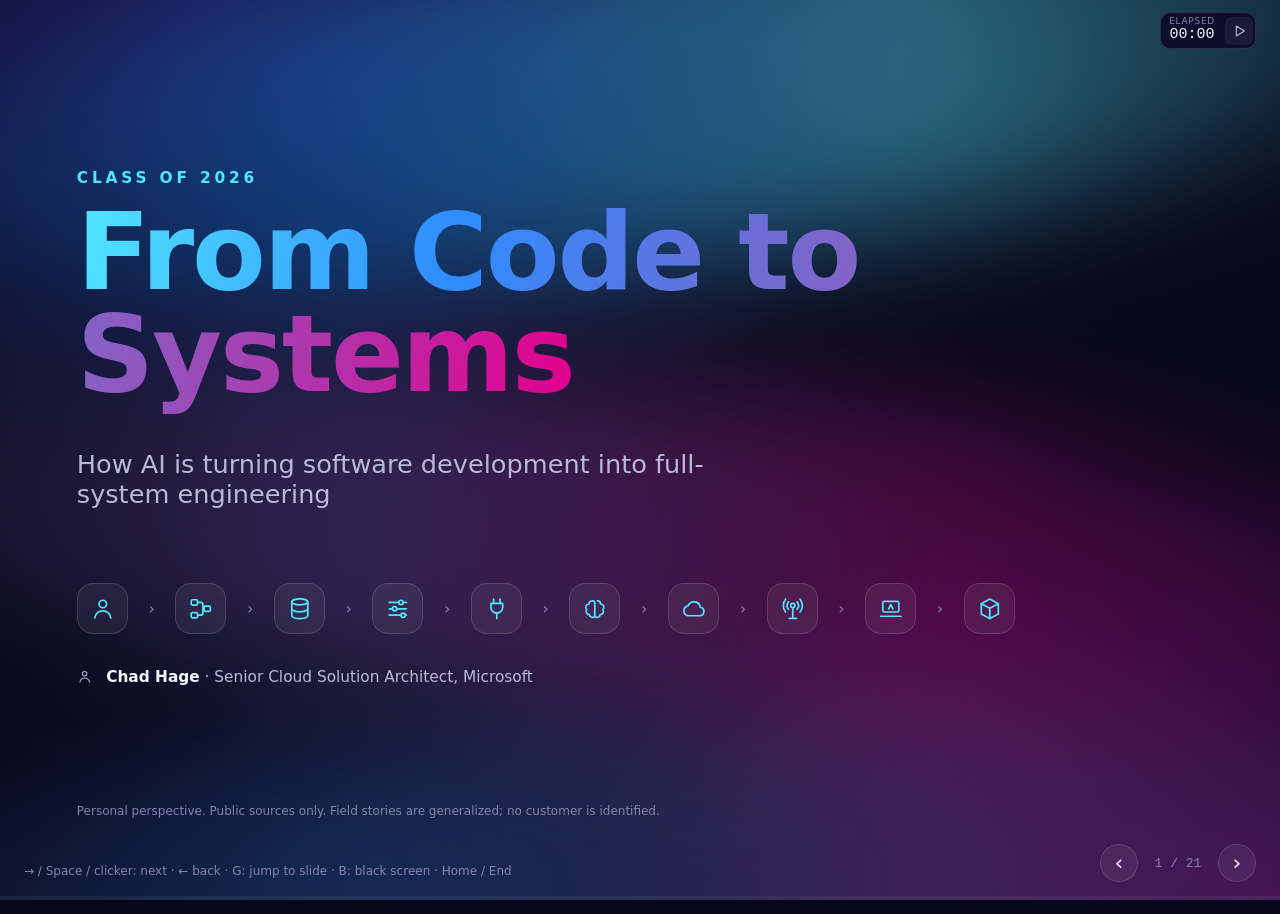
<file: index.html>
<!DOCTYPE html>
<html lang="en">
<head>
  <meta charset="utf-8">
  <meta name="viewport" content="width=device-width, initial-scale=1">
  <title>From Code to Systems · How AI is turning software development into full-system engineering</title>
  <meta name="description" content="A talk for computer science and computer engineering graduates on the shift from software development to full-system engineering in the AI era.">
  <link rel="stylesheet" href="styles.css">
</head>
<body>
  <div class="aurora" aria-hidden="true">
    <span class="ribbon r1"></span><span class="ribbon r2"></span><span class="ribbon r3"></span>
  </div>

  <main id="stage" aria-live="polite"></main>

  <div class="talk-timer" id="presentationTimer" role="group" aria-label="Presentation timer">
    <button class="timer-display" id="timerSettingsBtn" type="button" aria-label="Timer settings" aria-describedby="timerLabel timerValue" aria-haspopup="dialog" aria-controls="timerSettings" aria-expanded="false" aria-keyshortcuts="T" title="Timer settings (T)">
      <span class="timer-label" id="timerLabel">Elapsed</span>
      <span class="timer-value" id="timerValue" role="timer" aria-live="off">00:00</span>
    </button>
    <button class="timer-toggle" id="timerToggle" type="button" aria-label="Start presentation timer" title="Start timer"></button>
  </div>
  <nav class="hud" aria-label="Presentation controls">
    <button class="hud-btn" id="prevBtn" aria-label="Previous">&#8249;</button>
    <button class="hud-count" id="counter" type="button" aria-label="Jump to slide" aria-haspopup="dialog" aria-controls="slidePicker" aria-expanded="false" aria-keyshortcuts="G" title="Jump to slide (G)" disabled>1 / 1</button>
    <button class="hud-btn" id="nextBtn" aria-label="Next">&#8250;</button>
  </nav>
  <dialog class="slide-picker" id="slidePicker" aria-labelledby="slidePickerTitle">
    <header class="slide-picker-head">
      <h2 id="slidePickerTitle">Jump to slide</h2>
      <button class="hud-btn" id="closePicker" type="button" aria-label="Close slide picker">&#215;</button>
    </header>
    <ol class="jump-list" id="slideList"></ol>
    <p class="slide-picker-hint">Choose a slide &middot; Esc to close</p>
  </dialog>
  <dialog class="slide-picker timer-settings" id="timerSettings" aria-labelledby="timerSettingsTitle">
    <header class="slide-picker-head">
      <h2 id="timerSettingsTitle">Timer settings</h2>
      <button class="hud-btn" id="closeTimerSettings" type="button" aria-label="Close timer settings">&#215;</button>
    </header>
    <form class="timer-form" id="timerForm">
      <label>Presentation length (minutes)
        <input id="timerMinutes" type="number" min="1" step="1" value="20" inputmode="numeric" required>
      </label>
      <label>Display
        <select id="timerMode">
          <option value="elapsed">Elapsed time (count up)</option>
          <option value="countdown">Countdown</option>
        </select>
      </label>
      <label>Start mode
        <select id="timerStartMode">
          <option value="auto">Automatically on first advance</option>
          <option value="manual">Manually with Start</option>
        </select>
      </label>
      <p class="timer-help">Apply keeps elapsed time. Reset starts fresh using these settings. Start mode applies before the timer starts or after a reset.</p>
      <div class="timer-actions">
        <button id="timerReset" type="button">Reset timer</button>
        <button class="timer-apply" type="submit">Apply</button>
      </div>
    </form>
  </dialog>
  <div class="progress" aria-hidden="true"><span id="progressBar"></span></div>
  <div class="blackout" id="blackout" aria-hidden="true"></div>
  <div class="keyhint" id="keyhint">→ / Space / clicker: next · ← back · G: jump to slide · B: black screen · Home / End</div>

  <noscript><p class="noscript">This talk needs JavaScript to present.</p></noscript>
  <!--TALK-DATA-->
  <script src="app.js"></script>
</body>
</html>
</file>
<file: styles.css>
/* From Code to Systems — presentation microsite
   Visual direction inspired by the Microsoft Ignite 2026 stage: deep night canvas,
   flowing blue-violet-magenta light ribbons, Segoe type, bright cyan accents. */

:root {
  --bg: #07071a;
  --bg-2: #0e0d2b;
  --panel: rgba(255, 255, 255, 0.06);
  --panel-strong: rgba(255, 255, 255, 0.10);
  --line: rgba(255, 255, 255, 0.14);
  --text: #f5f5ff;
  --muted: #b9b8d9;
  --dim: #8584ad;
  --blue: #0078d4;
  --sky: #50e6ff;
  --violet: #8661c5;
  --magenta: #e3008c;
  --amber: #ffb900;
  --green: #6ccb5f;
  --grad: linear-gradient(100deg, #50e6ff 0%, #2f8cff 30%, #8661c5 62%, #e3008c 100%);
  --font: "Segoe UI Variable Display", "Segoe UI Variable Text", "Segoe UI", system-ui, -apple-system, "Helvetica Neue", Arial, sans-serif;
  --mono: "Cascadia Code", "Cascadia Mono", Consolas, ui-monospace, monospace;
  --radius: 20px;
  --ease: cubic-bezier(.2, .8, .2, 1);
}

* { box-sizing: border-box; }
html, body { margin: 0; height: 100%; background: var(--bg); color: var(--text); font-family: var(--font); overflow: hidden; }
body { -webkit-font-smoothing: antialiased; }
a { color: var(--sky); text-decoration: none; }
a:hover, a:focus-visible { text-decoration: underline; }
button { font-family: inherit; }
:focus-visible { outline: 2px solid var(--sky); outline-offset: 3px; }

/* ---------- Ambient aurora ---------- */
.aurora { position: fixed; inset: 0; z-index: 0; pointer-events: none; overflow: hidden;
  background: radial-gradient(120% 90% at 15% 0%, #1a1550 0%, transparent 55%),
              radial-gradient(90% 80% at 100% 100%, #3a0a45 0%, transparent 60%), var(--bg); }
.ribbon { position: absolute; width: 140vw; height: 38vh; left: -20vw; border-radius: 50%;
  filter: blur(60px); opacity: .42; mix-blend-mode: screen; animation: drift 22s ease-in-out infinite alternate; }
.r1 { top: -8vh; background: linear-gradient(90deg, transparent, #0078d4, #50e6ff, transparent); transform: rotate(-8deg); }
.r2 { top: 42vh; background: linear-gradient(90deg, transparent, #8661c5, #e3008c, transparent); transform: rotate(6deg); animation-duration: 28s; opacity: .30; }
.r3 { bottom: -18vh; background: linear-gradient(90deg, transparent, #2f8cff, #8661c5, transparent); transform: rotate(-3deg); animation-duration: 34s; opacity: .25; }
@keyframes drift { from { translate: -6vw 0; } to { translate: 6vw 3vh; } }

/* ---------- Stage & slides ---------- */
#stage { position: relative; z-index: 1; height: 100vh; width: 100vw; }
.slide { position: absolute; inset: 0; padding: clamp(28px, 5vh, 64px) clamp(28px, 6vw, 110px) 90px;
  display: flex; flex-direction: column; opacity: 0; visibility: hidden; transform: translateY(18px) scale(.99);
  transition: opacity .55s var(--ease), transform .55s var(--ease), visibility 0s linear .55s; overflow-y: auto; }
.slide.active { opacity: 1; visibility: visible; transform: none; transition: opacity .55s var(--ease), transform .55s var(--ease); }
.slide::-webkit-scrollbar { width: 8px; } .slide::-webkit-scrollbar-thumb { background: var(--line); border-radius: 8px; }

.kicker { display: inline-flex; align-items: center; gap: 10px; font-size: clamp(13px, 1.1vw, 17px); letter-spacing: .18em;
  text-transform: uppercase; color: var(--sky); font-weight: 600; margin-bottom: 10px; }
.kicker::before { content: ""; width: 28px; height: 2px; background: var(--grad); border-radius: 2px; }
h1, h2, h3 { margin: 0; font-weight: 600; letter-spacing: -.02em; }
h2.title { font-size: clamp(30px, 3.6vw, 60px); line-height: 1.05; }
.subtitle { color: var(--muted); font-size: clamp(16px, 1.4vw, 22px); margin-top: 8px; }
.grad-text { background: var(--grad); -webkit-background-clip: text; background-clip: text; color: transparent; }
.head { margin-bottom: clamp(16px, 3vh, 36px); }

.icon { width: 1em; height: 1em; display: inline-block; vertical-align: middle; flex: none; }
.icon svg { width: 100%; height: 100%; display: block; }
.chip { display: inline-flex; align-items: center; gap: 6px; padding: 4px 12px; border-radius: 999px; font-size: 13px;
  background: var(--panel); border: 1px solid var(--line); color: var(--muted); }
.src { display: inline-flex; gap: 6px; align-items: center; font-size: 13px; color: var(--dim); margin-top: 10px; }
.src a { color: var(--sky); }
.src .icon { font-size: 14px; color: var(--dim); }

.step { opacity: 0; transform: translateY(14px); transition: opacity .45s var(--ease), transform .45s var(--ease); }
.step.on { opacity: 1; transform: none; }

.glass { background: var(--panel); border: 1px solid var(--line); border-radius: var(--radius);
  backdrop-filter: blur(14px); -webkit-backdrop-filter: blur(14px); }

/* ---------- Title ---------- */
.s-title { justify-content: center; }
.s-title .eyebrow { color: var(--sky); letter-spacing: .25em; text-transform: uppercase; font-weight: 600; font-size: clamp(14px, 1.2vw, 18px); }
.s-title h1 { font-size: clamp(52px, 8.4vw, 150px); line-height: .95; margin: 14px 0 18px; }
.s-title .lede { font-size: clamp(18px, 2vw, 32px); color: var(--muted); max-width: 26em; }
.s-title .byline { margin-top: 34px; display: flex; gap: 14px; align-items: center; color: var(--muted); font-size: clamp(14px, 1.2vw, 18px); }
.s-title .byline strong { color: var(--text); }
.icon-rail { display: flex; gap: clamp(10px, 1.6vw, 24px); margin-top: 48px; flex-wrap: wrap; }
.icon-rail .ic { width: clamp(40px, 4vw, 62px); height: clamp(40px, 4vw, 62px); border-radius: 16px; display: grid; place-items: center;
  font-size: clamp(20px, 2vw, 30px); background: var(--panel); border: 1px solid var(--line); color: var(--sky);
  animation: pop .6s var(--ease) both; }
.icon-rail .arrow { align-self: center; color: var(--dim); }
@keyframes pop { from { opacity: 0; transform: translateY(10px) scale(.9); } }
.disclaimer { position: absolute; bottom: 70px; left: clamp(28px, 6vw, 110px); font-size: 12px; color: var(--dim); }

/* ---------- Intro ---------- */
.intro-grid { display: grid; grid-template-columns: repeat(2, minmax(0, 1fr)); gap: 18px; max-width: 1100px; }
.intro-item { display: flex; align-items: center; gap: 18px; padding: 22px 26px; font-size: clamp(18px, 1.7vw, 26px); }
.intro-item .icon { font-size: 40px; color: var(--sky); }

/* ---------- Poll ---------- */
.s-poll { justify-content: center; align-items: center; text-align: center; }
.poll-hand { font-size: clamp(80px, 11vw, 170px); color: var(--amber); animation: wave 2.4s ease-in-out infinite; transform-origin: 70% 90%; }
@keyframes wave { 0%, 60%, 100% { rotate: 0deg; } 10%, 30% { rotate: 14deg; } 20%, 40% { rotate: -8deg; } }
.poll-q { font-size: clamp(30px, 4.4vw, 72px); line-height: 1.08; max-width: 18em; margin: 18px 0 26px; }
.poll-follow { display: flex; flex-direction: column; gap: 10px; align-items: center; }
.poll-follow .step { font-size: clamp(18px, 2vw, 32px); color: var(--muted); display: flex; gap: 12px; align-items: center; }
.poll-follow .step .icon { color: var(--amber); }
.poll-punch { margin-top: 26px; font-size: clamp(22px, 2.6vw, 42px); font-weight: 600; }
.tally { display: flex; gap: 10px; margin-top: 22px; justify-content: center; }
.tally button { background: var(--panel); border: 1px solid var(--line); color: var(--muted); border-radius: 999px; padding: 8px 16px; cursor: pointer; font-size: 14px; }
.tally button.sel { background: var(--grad); color: #07071a; border-color: transparent; font-weight: 700; }

/* ---------- Shift ---------- */
.shift-row { display: grid; grid-template-columns: 1fr auto 1fr; gap: clamp(16px, 3vw, 48px); align-items: stretch; }
.shift-col { padding: clamp(20px, 3vw, 40px); }
.shift-col h3 { display: flex; align-items: center; gap: 14px; font-size: clamp(22px, 2.4vw, 38px); margin-bottom: 18px; }
.shift-col h3 .icon { font-size: 1.4em; }
.shift-col.then h3 { color: var(--muted); }
.shift-col.now { border-color: rgba(80, 230, 255, .45); box-shadow: 0 0 60px rgba(80, 230, 255, .12) inset; }
.shift-col.now h3 { color: var(--sky); }
.shift-col ul { list-style: none; margin: 0; padding: 0; display: grid; gap: 14px; }
.shift-col li { font-size: clamp(18px, 1.9vw, 30px); display: flex; gap: 12px; align-items: center; }
.shift-col.then li { color: var(--muted); }
.shift-col li::before { content: ""; width: 10px; height: 10px; border-radius: 50%; background: currentColor; opacity: .7; flex: none; }
.shift-arrow { align-self: center; font-size: clamp(40px, 5vw, 80px); color: var(--violet); }
.bigline { margin-top: clamp(20px, 5vh, 56px); font-size: clamp(26px, 3.6vw, 60px); font-weight: 700; line-height: 1.1; }

/* ---------- Reveal ---------- */
.reveal-grid { display: grid; grid-template-columns: repeat(3, minmax(0, 1fr)); gap: 20px; flex: 1; align-content: start; }
.reveal-card { padding: 26px; display: flex; flex-direction: column; gap: 14px; cursor: pointer; min-height: 320px; position: relative; }
.reveal-card .icon.big { font-size: 46px; color: var(--sky); }
.reveal-card .prompt { font-size: clamp(17px, 1.55vw, 24px); line-height: 1.3; }
.reveal-card .answer { margin-top: auto; font-size: clamp(38px, 4.6vw, 76px); font-weight: 800; line-height: 1; display: none; }
.reveal-card.open .answer { display: block; animation: pop .5s var(--ease) both; }
.reveal-card .qmark { margin-top: auto; font-size: clamp(38px, 4.6vw, 76px); font-weight: 800; color: var(--dim); line-height: 1; }
.reveal-card.open .qmark { display: none; }
.reveal-card .note { color: var(--muted); font-size: 15px; opacity: 0; transition: opacity .5s .2s; }
.reveal-card.open .note { opacity: 1; }
.reveal-card .src { opacity: 0; transition: opacity .5s .3s; margin-top: 0; }
.reveal-card.open .src { opacity: 1; }
.takeaway { margin-top: clamp(16px, 4vh, 40px); font-size: clamp(22px, 2.6vw, 42px); font-weight: 600; }

/* ---------- Evidence ---------- */
.evi-grid { display: grid; grid-template-columns: repeat(3, minmax(0, 1fr)); gap: 18px; }
.evi { padding: 22px 24px; display: flex; flex-direction: column; gap: 8px; }
.evi .top { display: flex; align-items: center; gap: 14px; }
.evi .top .icon { font-size: 34px; color: var(--sky); }
.evi .stat { font-size: clamp(28px, 3vw, 50px); font-weight: 800; line-height: 1; }
.evi .label { color: var(--muted); font-size: clamp(15px, 1.25vw, 19px); line-height: 1.35; }
.caveat { margin-top: 20px; color: var(--dim); font-size: 15px; display: flex; gap: 8px; align-items: center; }
.caveat .icon { color: var(--amber); }

/* ---------- Provocation ---------- */
.s-provocation { justify-content: center; align-items: center; }
.flip { perspective: 1600px; width: min(1100px, 90vw); height: min(440px, 56vh); cursor: pointer; }
.flip-inner { position: relative; width: 100%; height: 100%; transition: transform .9s var(--ease); transform-style: preserve-3d; }
.flip.flipped .flip-inner { transform: rotateY(180deg); }
.face { position: absolute; inset: 0; backface-visibility: hidden; -webkit-backface-visibility: hidden; border-radius: 28px;
  display: flex; flex-direction: column; justify-content: center; padding: clamp(28px, 5vw, 70px); gap: 18px; }
.face.front { background: linear-gradient(135deg, #2a0f3c, #12123a); border: 1px solid rgba(227, 0, 140, .45); }
.face.back { background: linear-gradient(135deg, #062a45, #141a4a); border: 1px solid rgba(80, 230, 255, .5); transform: rotateY(180deg); }
.face .tag { font-size: 15px; letter-spacing: .2em; text-transform: uppercase; font-weight: 700; display: flex; align-items: center; gap: 10px; }
.face.front .tag { color: #ff6fc4; } .face.back .tag { color: var(--sky); }
.face .say { font-size: clamp(30px, 4.4vw, 72px); font-weight: 700; line-height: 1.08; }
.face.front .say { text-decoration: line-through rgba(227, 0, 140, 0); transition: text-decoration-color .6s; }
.face .icon.giant { position: absolute; right: 40px; top: 36px; font-size: 80px; opacity: .18; }
.vote { display: flex; gap: 14px; margin-top: 10px; }
.vote span { padding: 8px 18px; border-radius: 999px; border: 1px solid var(--line); background: var(--panel); font-size: 16px; display: inline-flex; gap: 8px; align-items: center; }

/* ---------- Stack ---------- */
.stack-wrap { display: grid; grid-template-columns: minmax(280px, 0.9fr) 1.2fr; gap: clamp(18px, 3vw, 44px); flex: 1; min-height: 0; }
.stack { display: flex; flex-direction: column; gap: 6px; }
.layer { display: flex; align-items: center; gap: 14px; padding: 9px 16px; border-radius: 14px; background: var(--panel); border: 1px solid var(--line);
  cursor: pointer; transition: all .35s var(--ease); font-size: clamp(14px, 1.25vw, 19px); color: var(--muted); text-align: left; width: 100%; font-family: inherit; }
.layer .num { font-family: var(--mono); font-size: 12px; color: var(--dim); width: 22px; }
.layer .icon { font-size: 22px; color: var(--sky); }
.layer:hover { background: var(--panel-strong); }
.layer.sel { background: linear-gradient(90deg, rgba(0,120,212,.45), rgba(134,97,197,.35)); color: var(--text); border-color: rgba(80,230,255,.6);
  transform: translateX(10px); box-shadow: 0 8px 30px rgba(0, 120, 212, .25); }
.layer.done { color: var(--text); }
.detail { padding: clamp(22px, 3vw, 40px); display: flex; flex-direction: column; gap: 18px; }
.detail .dh { display: flex; align-items: center; gap: 18px; }
.detail .dh .icon { font-size: 64px; color: var(--sky); }
.detail .dh h3 { font-size: clamp(26px, 2.8vw, 46px); }
.kv { display: grid; grid-template-columns: 44px 1fr; gap: 14px 12px; align-items: start; }
.kv .icon { font-size: 28px; }
.kv .k { font-size: 12px; letter-spacing: .14em; text-transform: uppercase; color: var(--dim); }
.kv .v { font-size: clamp(17px, 1.6vw, 25px); }
.kv .ok { color: var(--green); } .kv .bad { color: #ff7a8a; } .kv .sk { color: var(--amber); }
.pills { display: flex; flex-wrap: wrap; gap: 8px; margin-top: 4px; }
.pill { padding: 4px 12px; border-radius: 999px; font-size: 14px; background: rgba(255,185,0,.12); border: 1px solid rgba(255,185,0,.35); color: #ffd56b; }
.detail-empty { color: var(--dim); display: grid; place-items: center; text-align: center; font-size: 20px; gap: 12px; }
.detail-empty .icon { font-size: 60px; color: var(--violet); }

/* ---------- Journey ---------- */
.journey-req { font-size: clamp(18px, 1.9vw, 30px); padding: 16px 22px; border-left: 4px solid var(--sky); background: var(--panel); border-radius: 12px; margin-bottom: 18px; font-style: italic; }
.journey-wrap { display: grid; grid-template-columns: minmax(240px, .75fr) 1.25fr; gap: clamp(18px, 3vw, 44px); flex: 1; min-height: 0; }
.track { position: relative; display: flex; flex-direction: column; gap: 4px; }
.track .layer { cursor: default; padding: 7px 14px; }
.packet { position: absolute; left: -16px; width: 12px; height: 12px; border-radius: 50%; background: var(--sky);
  box-shadow: 0 0 0 6px rgba(80,230,255,.2), 0 0 24px var(--sky); transition: top .6s var(--ease); }
.jcard { padding: clamp(22px, 3vw, 38px); display: flex; flex-direction: column; gap: 18px; }
.jcard .stepno { font-family: var(--mono); color: var(--dim); font-size: 14px; }
.jcard .what { font-size: clamp(22px, 2.4vw, 38px); font-weight: 600; line-height: 1.15; }
.jgrid { display: grid; grid-template-columns: 1fr 1fr; gap: 14px; }
.jbox { padding: 16px 18px; border-radius: 14px; display: flex; gap: 12px; align-items: flex-start; font-size: clamp(15px, 1.4vw, 21px); }
.jbox .icon { font-size: 26px; }
.jbox.breaks { background: rgba(255, 80, 110, .1); border: 1px solid rgba(255, 80, 110, .35); }
.jbox.breaks .icon { color: #ff7a8a; }
.jbox.save { background: rgba(108, 203, 95, .1); border: 1px solid rgba(108, 203, 95, .35); }
.jbox.save .icon { color: var(--green); }
.jbox small { display: block; font-size: 11px; letter-spacing: .14em; text-transform: uppercase; color: var(--dim); margin-bottom: 4px; }

/* ---------- Trio ---------- */
.trio { display: grid; grid-template-columns: repeat(4, minmax(0, 1fr)); gap: 20px; }
.trio .t { padding: 30px; display: flex; flex-direction: column; gap: 12px; }
.trio .t > .icon { font-size: 60px; color: var(--sky); }
.trio .t h3 { font-size: clamp(22px, 2vw, 36px); }
.trio .t .line { color: var(--muted); font-size: clamp(16px, 1.4vw, 21px); }
.trio .t .proof { font-size: 15px; padding-top: 12px; border-top: 1px solid var(--line); }

/* ---------- Skills ---------- */
.skills-wrap { display: grid; grid-template-columns: 1.05fr 1fr; gap: clamp(16px, 2.5vw, 36px); flex: 1; min-height: 0; }
.skill-grid { display: grid; grid-template-columns: repeat(3, minmax(0, 1fr)); gap: 10px; align-content: start; }
.tile { display: flex; flex-direction: column; align-items: flex-start; gap: 8px; padding: 12px 14px; border-radius: 14px; background: var(--panel); border: 1px solid var(--line);
  color: var(--muted); cursor: pointer; text-align: left; font-family: inherit; font-size: clamp(12px, 1vw, 15px); transition: all .3s var(--ease); }
.tile .icon { font-size: 26px; color: var(--sky); }
.tile:hover { background: var(--panel-strong); color: var(--text); }
.tile.sel { background: linear-gradient(135deg, rgba(0,120,212,.5), rgba(227,0,140,.3)); color: var(--text); border-color: rgba(80,230,255,.6); transform: scale(1.03); }
.tile.seen { color: var(--text); }
.skill-card { perspective: 1600px; min-height: 380px; cursor: pointer; }
.skill-card .flip-inner { min-height: 380px; }
.skill-card .face { justify-content: flex-start; padding: clamp(22px, 2.6vw, 36px); border-radius: 22px; }
.skill-card.flipped .flip-inner { transform: rotateY(180deg); }
.skill-card .face h3 { font-size: clamp(22px, 2.2vw, 36px); display: flex; gap: 14px; align-items: center; }
.skill-card .face h3 .icon { font-size: 1.4em; color: var(--sky); }
.skill-card .why { font-size: clamp(18px, 1.8vw, 28px); line-height: 1.25; font-weight: 600; }
.skill-card .hint { margin-top: auto; color: var(--dim); font-size: 13px; display: flex; gap: 8px; align-items: center; }
.oldnew { display: grid; gap: 12px; }
.oldnew .o, .oldnew .n { padding: 14px 16px; border-radius: 14px; font-size: clamp(15px, 1.4vw, 21px); }
.oldnew .o { background: rgba(255,255,255,.05); color: var(--muted); }
.oldnew .n { background: rgba(80,230,255,.1); border: 1px solid rgba(80,230,255,.35); }
.oldnew small { display: block; font-size: 11px; letter-spacing: .14em; text-transform: uppercase; color: var(--dim); margin-bottom: 4px; }
details.starter { margin-top: 14px; border-radius: 14px; background: rgba(255,185,0,.08); border: 1px solid rgba(255,185,0,.3); padding: 10px 16px; }
details.starter summary { cursor: pointer; color: #ffd56b; font-weight: 600; display: flex; gap: 8px; align-items: center; list-style: none; }
details.starter summary::-webkit-details-marker { display: none; }
details.starter p { margin: 8px 0 2px; font-size: clamp(15px, 1.3vw, 19px); }

/* ---------- Field stories & cases ---------- */
.field-grid, .case-grid { display: grid; grid-template-columns: repeat(2, minmax(0, 1fr)); gap: 16px; }
.case-grid { grid-template-columns: repeat(3, minmax(0, 1fr)); }
.story { padding: 22px 24px; display: grid; grid-template-columns: 56px 1fr; gap: 6px 16px; }
.story > .icon { font-size: 44px; color: var(--sky); grid-row: span 5; }
.story .sector { font-size: 13px; letter-spacing: .14em; text-transform: uppercase; color: var(--dim); }
.story h3 { font-size: clamp(20px, 1.9vw, 30px); }
.story .row { display: flex; gap: 10px; align-items: flex-start; font-size: clamp(14px, 1.2vw, 18px); color: var(--muted); }
.story .row .icon { font-size: 18px; margin-top: 3px; }
.story .lesson { color: var(--text); font-weight: 600; }
.story .lesson .icon { color: var(--amber); }
.case { padding: 22px; display: flex; flex-direction: column; gap: 6px; }
.case .top { display: flex; justify-content: space-between; align-items: center; }
.case .top .icon { font-size: 32px; color: var(--sky); }
.case .org { font-weight: 700; font-size: clamp(17px, 1.5vw, 23px); }
.case .what { color: var(--dim); font-size: 14px; }
.case .stat { font-size: clamp(30px, 3vw, 50px); font-weight: 800; margin-top: 8px; line-height: 1.05; }
.case .stat.quote { font-size: clamp(24px, 2.2vw, 36px); font-style: italic; }
.case .sl { color: var(--muted); font-size: 15px; }

/* ---------- Roles ---------- */
.legend { display: flex; gap: 16px; flex-wrap: wrap; align-items: center; margin-bottom: 16px; }
.legend .lg { display: inline-flex; gap: 8px; align-items: center; font-size: 15px; color: var(--muted); }
.dot { width: 12px; height: 12px; border-radius: 50%; display: inline-block; }
.dot.now { background: var(--green); } .dot.y1 { background: var(--sky); } .dot.y3 { background: var(--magenta); }
.legend .ln { font-size: 13px; color: var(--dim); font-style: italic; }
.role-cols { display: grid; grid-template-columns: repeat(3, minmax(0, 1fr)); gap: 16px; flex: 1; }
.role-col h4 { margin: 0 0 10px; font-size: 14px; letter-spacing: .14em; text-transform: uppercase; display: flex; gap: 8px; align-items: center; color: var(--muted); }
.role { padding: 16px 18px; margin-bottom: 12px; display: grid; grid-template-columns: 40px 1fr; gap: 4px 12px; }
.role > .icon { font-size: 32px; grid-row: span 3; }
.role.now > .icon { color: var(--green); } .role.y1 > .icon { color: var(--sky); } .role.y3 > .icon { color: #ff6fc4; }
.role h3 { font-size: clamp(17px, 1.5vw, 23px); }
.role .line { color: var(--muted); font-size: 14px; }
.role .proof { font-size: 13px; }
.role.feature { border-color: rgba(108,203,95,.6); box-shadow: 0 0 40px rgba(108,203,95,.15); }

/* ---------- Close ---------- */
.s-close { justify-content: center; align-items: center; text-align: center; }
.s-close .l1 { font-size: clamp(34px, 5vw, 86px); font-weight: 600; color: var(--muted); }
.s-close .l2 { font-size: clamp(42px, 6.4vw, 112px); font-weight: 800; line-height: 1.02; margin-top: 12px; max-width: 14em; }
.s-close .thanks { margin-top: 48px; font-size: clamp(20px, 2vw, 30px); color: var(--muted); }
.s-close .thanks strong { color: var(--text); }

/* ---------- Sources ---------- */
.src-grid { display: grid; grid-template-columns: repeat(2, minmax(0, 1fr)); gap: 18px; }
.src-group { padding: 20px 24px; }
.src-group h3 { font-size: 18px; margin-bottom: 10px; color: var(--sky); }
.src-group ol { margin: 0; padding-left: 20px; display: grid; gap: 6px; font-size: 14px; color: var(--muted); }
.src-group a { color: var(--text); }

/* ---------- HUD ---------- */
.hud { position: fixed; z-index: 5; right: 24px; bottom: 18px; display: flex; gap: 8px; align-items: center; }
.hud-btn { width: 38px; height: 38px; border-radius: 50%; border: 1px solid var(--line); background: var(--panel); color: var(--text); font-size: 22px; cursor: pointer; line-height: 1; }
.hud-btn:hover { background: var(--panel-strong); }
.hud-count { font-family: var(--mono); font-size: 13px; color: var(--dim); min-width: 64px; height: 38px; padding: 0 8px;
  border: 0; border-radius: 8px; background: none; text-align: center; cursor: pointer; }
.hud-count:hover, .hud-count:focus-visible { color: var(--sky); background: var(--panel); }
.hud-count:disabled { cursor: default; }
.slide-picker { width: min(520px, calc(100vw - 32px)); max-width: none; max-height: min(640px, calc(100dvh - 48px));
  padding: 16px; border: 1px solid var(--line); border-radius: var(--radius); background: var(--bg-2); color: var(--text); overflow: hidden; }
.slide-picker[open] { display: flex; flex-direction: column; }
.slide-picker::backdrop { background: var(--bg); opacity: .8; }
.slide-picker-head { display: flex; justify-content: space-between; align-items: center; gap: 16px; margin-bottom: 12px; }
.slide-picker-head h2 { font-size: 18px; }
.slide-picker-head .hud-btn { width: 32px; height: 32px; font-size: 20px; }
.jump-list { list-style: none; margin: 0; padding: 6px; min-height: 0; overflow-y: auto; display: grid; gap: 4px;
  scrollbar-width: thin; scrollbar-color: var(--line) var(--bg-2); }
.jump-item { display: flex; gap: 14px; align-items: baseline; width: 100%; padding: 10px 12px; border: 1px solid transparent;
  border-radius: 10px; background: none; color: var(--muted); font: inherit; font-size: 14px; text-align: left; cursor: pointer; overflow-wrap: anywhere; }
.jump-item:hover, .jump-item[aria-current="true"] { background: var(--panel); border-color: var(--line); color: var(--text); }
.jump-number { font-family: var(--mono); font-size: 12px; color: var(--dim); flex: none; }
.jump-item[aria-current="true"] .jump-number { color: var(--sky); }
.slide-picker-hint { margin: 12px 6px 0; color: var(--dim); font-size: 12px; }
.talk-timer { position: fixed; z-index: 5; top: 12px; right: 24px; display: flex; gap: 4px; align-items: center;
  padding: 2px; border: 1px solid var(--line); border-radius: 10px; background: var(--bg-2); }
.timer-display { display: grid; gap: 0; padding: 2px 6px; border: 0; border-radius: 6px; background: none; color: var(--text); cursor: pointer; }
.timer-display:hover, .timer-toggle:hover { background: var(--panel-strong); }
.timer-label { font-size: 9px; line-height: 1; letter-spacing: .08em; text-transform: uppercase; color: var(--dim); }
.timer-value { font-family: var(--mono); font-size: 15px; line-height: 1.2; font-variant-numeric: tabular-nums; white-space: nowrap; }
.talk-timer[data-warning="true"] .timer-value { color: var(--amber); }
.timer-toggle { display: grid; place-items: center; flex: none; width: 28px; height: 28px; padding: 0; border: 0; border-radius: 6px;
  background: var(--panel); color: var(--muted); font-size: 16px; cursor: pointer; }
.timer-settings { width: min(400px, calc(100vw - 32px)); color-scheme: dark; }
.timer-form { display: grid; gap: 14px; min-height: 0; overflow-y: auto; padding: 4px; }
.timer-form label { display: grid; gap: 6px; font-size: 13px; color: var(--muted); }
.timer-form input, .timer-form select { width: 100%; min-width: 0; padding: 9px 10px; border: 1px solid var(--line);
  border-radius: 8px; background: var(--bg); color: var(--text); font: inherit; }
.timer-help { margin: 0; color: var(--dim); font-size: 12px; line-height: 1.5; }
.timer-actions { display: flex; justify-content: space-between; gap: 12px; }
.timer-actions button { padding: 8px 12px; border: 1px solid var(--line); border-radius: 8px; background: var(--panel);
  color: var(--muted); font: inherit; font-size: 13px; cursor: pointer; }
.timer-actions button:hover { background: var(--panel-strong); }
.timer-actions .timer-apply { color: var(--sky); }
.progress { position: fixed; z-index: 5; left: 0; right: 0; bottom: 0; height: 4px; background: rgba(255,255,255,.06); }
.progress span { display: block; height: 100%; width: 0; background: var(--grad); transition: width .5s var(--ease); }
.blackout { position: fixed; inset: 0; z-index: 20; background: #000; opacity: 0; pointer-events: none; transition: opacity .4s; }
.blackout.on { opacity: 1; pointer-events: auto; }
.keyhint { position: fixed; z-index: 5; left: 24px; bottom: 22px; font-size: 12px; color: var(--dim); transition: opacity 1s; }
.keyhint.hide { opacity: 0; }
.noscript { position: fixed; inset: 0; display: grid; place-items: center; font-size: 22px; }

/* ---------- Responsive ---------- */
@media (max-width: 1100px) {
  .reveal-grid, .evi-grid, .trio, .case-grid, .role-cols { grid-template-columns: repeat(2, minmax(0, 1fr)); }
  .skills-wrap, .stack-wrap, .journey-wrap { grid-template-columns: 1fr; }
}
@media (max-width: 700px) {
  .reveal-grid, .evi-grid, .trio, .case-grid, .role-cols, .field-grid, .intro-grid, .src-grid, .jgrid { grid-template-columns: 1fr; }
  .shift-row { grid-template-columns: 1fr; } .shift-arrow { rotate: 90deg; justify-self: center; }
  .skill-grid { grid-template-columns: repeat(2, minmax(0, 1fr)); }
  .talk-timer { top: auto; right: auto; bottom: 18px; left: 16px; }
  .hud { right: 16px; }
  .keyhint { display: none; }
}
@media (prefers-reduced-motion: reduce) {
  *, *::before, *::after { animation: none !important; transition-duration: .01ms !important; }
}
@media print {
  html, body { overflow: visible; height: auto; }
  .aurora, .hud, .talk-timer, .progress, .keyhint, .blackout, .slide-picker[open] { display: none; }
  #stage { height: auto; }
  .slide { position: relative; opacity: 1; visibility: visible; transform: none; page-break-after: always; min-height: 100vh; }
  .step, .reveal-card .note, .reveal-card .src { opacity: 1 !important; transform: none !important; }
}
</file>
